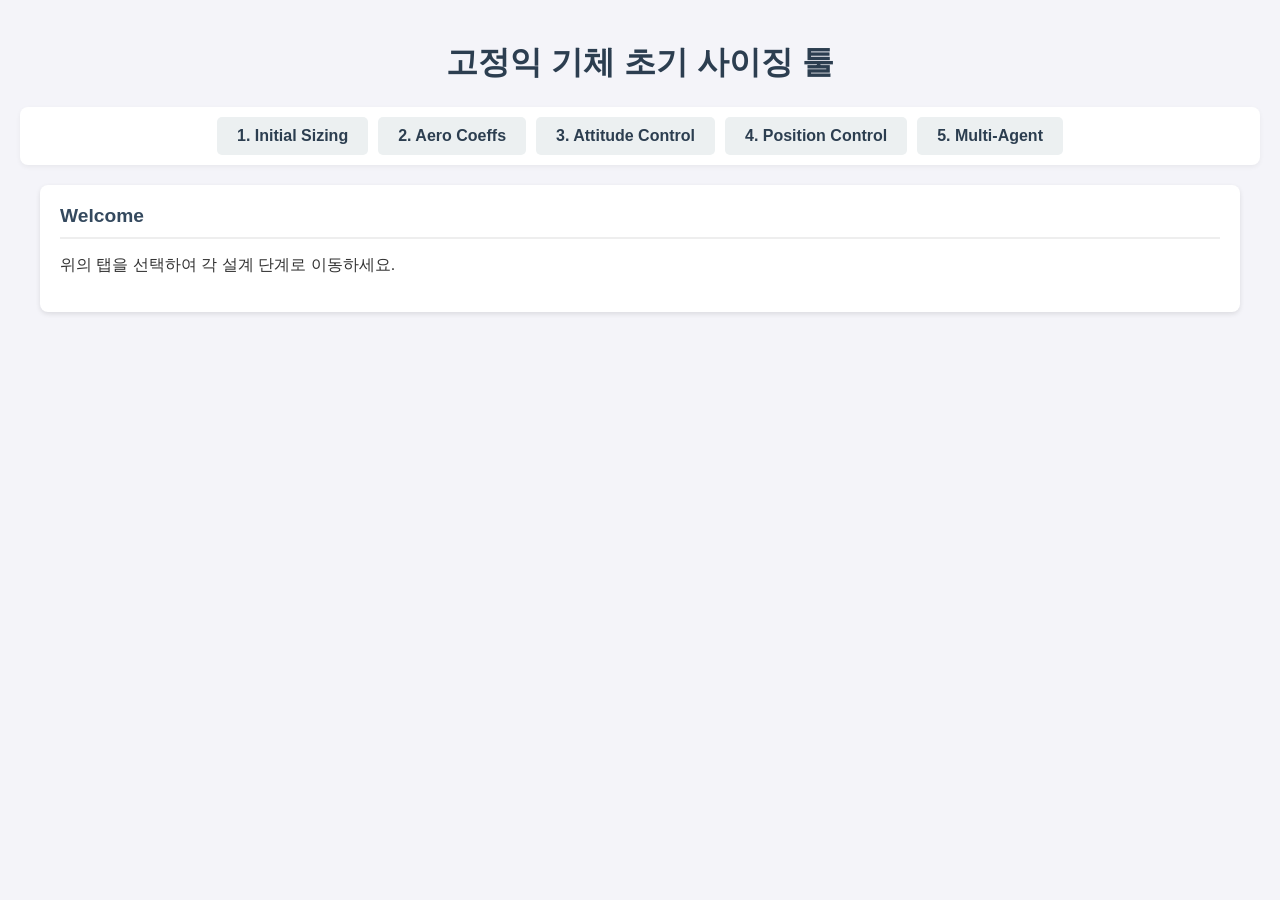
<file: index.html>
<!DOCTYPE html>
<html lang="ko">
<head>
    <meta charset="UTF-8">
    <meta name="viewport" content="width=device-width, initial-scale=1.0">
    <title>Fixed-Wing Aircraft Initial Sizing Tool</title>
    <link rel="stylesheet" href="style.css">
</head>
<body>

    <h1>고정익 기체 초기 사이징 툴</h1>

    <!-- Navigation -->
    <div class="nav-bar">
        <a href="phase1.html" class="nav-btn">1. Initial Sizing</a>
        <a href="phase2.html" class="nav-btn">2. Aero Coeffs</a>
        <a href="phase3.html" class="nav-btn">3. Attitude Control</a>
        <a href="phase4.html" class="nav-btn">4. Position Control</a>
        <a href="phase5.html" class="nav-btn">5. Multi-Agent</a>
    </div>

    <div class="container">
        <div class="panel">
            <h2>Welcome</h2>
            <p>위의 탭을 선택하여 각 설계 단계로 이동하세요.</p>
        </div>
    </div>

    <script src="script.js"></script>
</body>
</html>
</file>
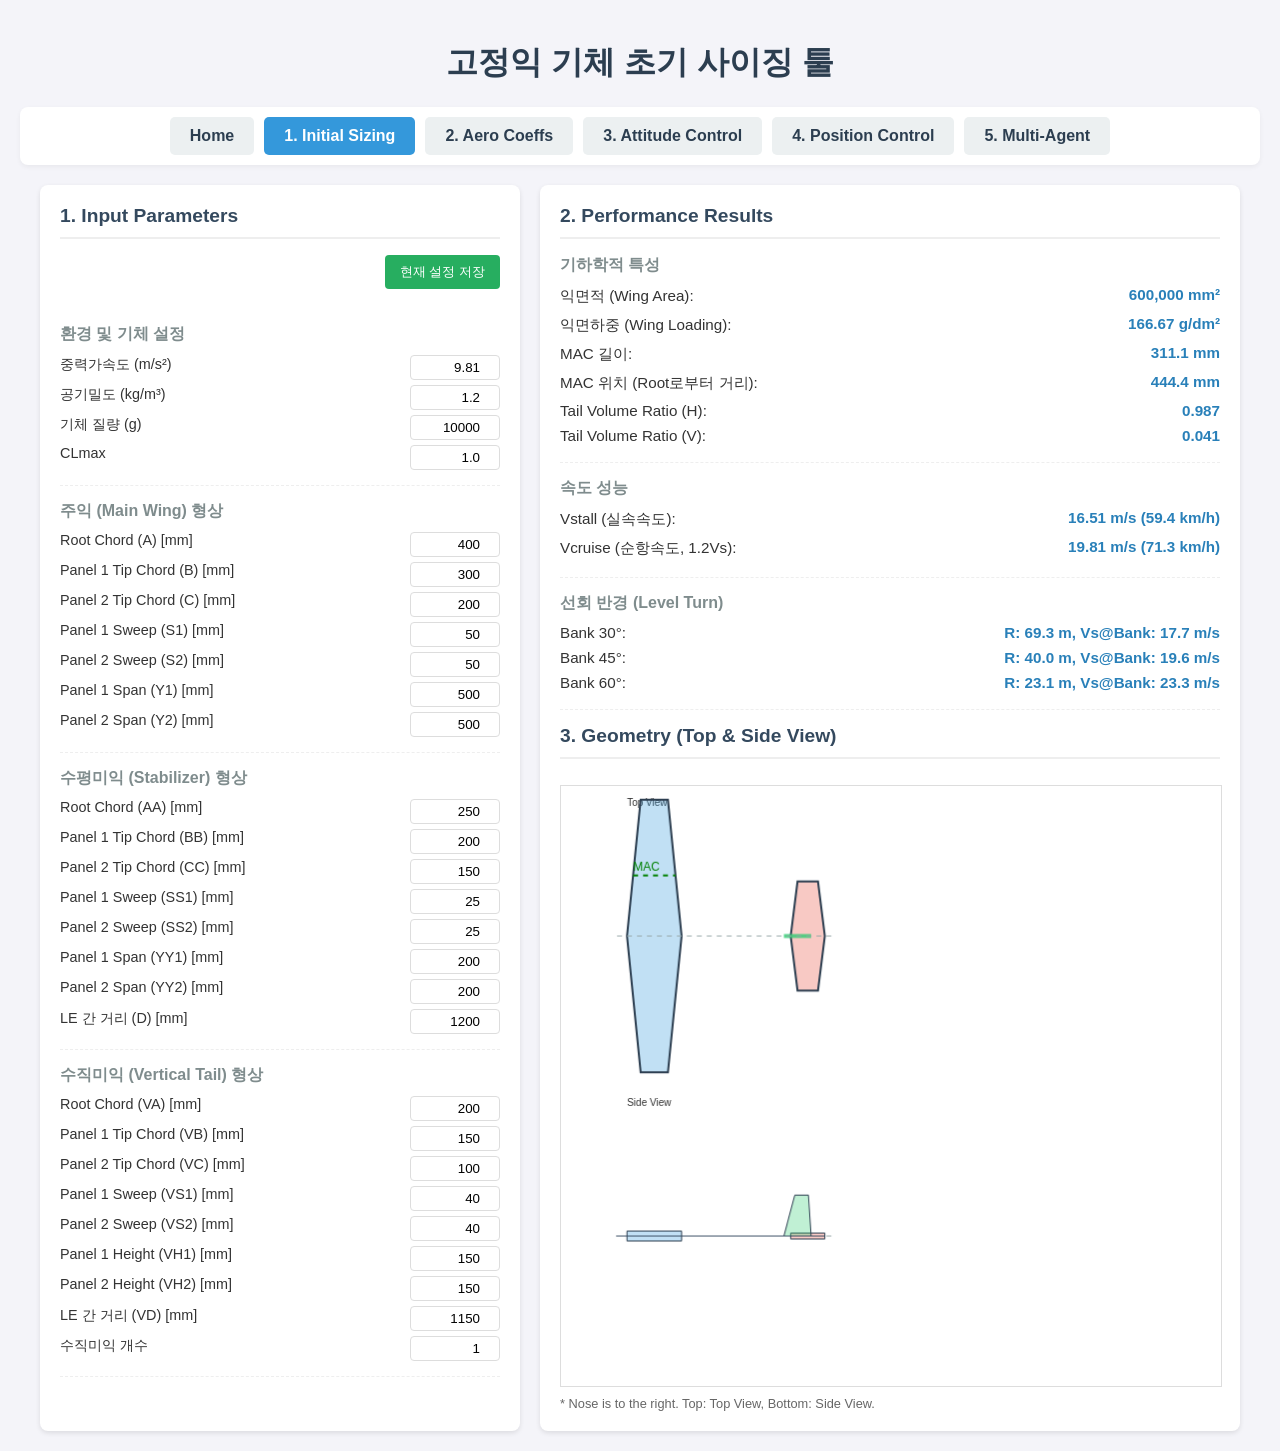
<file: phase1.html>
<!DOCTYPE html>
<html lang="ko">
<head>
    <meta charset="UTF-8">
    <meta name="viewport" content="width=device-width, initial-scale=1.0">
    <title>Phase 1: Initial Sizing</title>
    <link rel="stylesheet" href="style.css">
</head>
<body>
    <h1>고정익 기체 초기 사이징 툴</h1>
    <div class="nav-bar">
        <a href="index.html" class="nav-btn">Home</a>
        <a href="phase1.html" class="nav-btn active">1. Initial Sizing</a>
        <a href="phase2.html" class="nav-btn">2. Aero Coeffs</a>
        <a href="phase3.html" class="nav-btn">3. Attitude Control</a>
        <a href="phase4.html" class="nav-btn">4. Position Control</a>
        <a href="phase5.html" class="nav-btn">5. Multi-Agent</a>
    </div>

    <div class="container">
        <!-- 입력 패널 -->
        <div class="panel">
            <h2>1. Input Parameters</h2>
            
            <div class="action-bar">
                <button class="save-btn" onclick="saveModel()">현재 설정 저장</button>
            </div>
            <div id="savedModelsContainer" class="saved-models"></div>

            <div class="input-group">
                <h3>환경 및 기체 설정</h3>
                <label>중력가속도 (m/s²) <input type="number" id="gravity" value="9.81" step="0.01"></label>
                <label>공기밀도 (kg/m³) <input type="number" id="density" value="1.2" step="0.01"></label>
                <label>기체 질량 (g) <input type="number" id="mass" value="10000" step="10"></label>
                <label>CLmax <input type="number" id="clmax" value="1.0" step="0.1"></label>
            </div>

            <div class="input-group">
                <h3>주익 (Main Wing) 형상</h3>
                <label>Root Chord (A) [mm] <input type="number" id="wingRoot" value="400" step="1"></label>
                <label>Panel 1 Tip Chord (B) [mm] <input type="number" id="wingMid" value="300" step="1"></label>
                <label>Panel 2 Tip Chord (C) [mm] <input type="number" id="wingTip" value="200" step="1"></label>
                <label>Panel 1 Sweep (S1) [mm] <input type="number" id="wingSweep1" value="50" step="1"></label>
                <label>Panel 2 Sweep (S2) [mm] <input type="number" id="wingSweep2" value="50" step="1"></label>
                <label>Panel 1 Span (Y1) [mm] <input type="number" id="wingSpan1" value="500" step="1"></label>
                <label>Panel 2 Span (Y2) [mm] <input type="number" id="wingSpan2" value="500" step="1"></label>
            </div>

            <div class="input-group">
                <h3>수평미익 (Stabilizer) 형상</h3>
                <label>Root Chord (AA) [mm] <input type="number" id="stabRoot" value="250" step="1"></label>
                <label>Panel 1 Tip Chord (BB) [mm] <input type="number" id="stabMid" value="200" step="1"></label>
                <label>Panel 2 Tip Chord (CC) [mm] <input type="number" id="stabTip" value="150" step="1"></label>
                <label>Panel 1 Sweep (SS1) [mm] <input type="number" id="stabSweep1" value="25" step="1"></label>
                <label>Panel 2 Sweep (SS2) [mm] <input type="number" id="stabSweep2" value="25" step="1"></label>
                <label>Panel 1 Span (YY1) [mm] <input type="number" id="stabSpan1" value="200" step="1"></label>
                <label>Panel 2 Span (YY2) [mm] <input type="number" id="stabSpan2" value="200" step="1"></label>
                <label>LE 간 거리 (D) [mm] <input type="number" id="distLE" value="1200" step="1"></label>
            </div>

            <div class="input-group">
                <h3>수직미익 (Vertical Tail) 형상</h3>
                <label>Root Chord (VA) [mm] <input type="number" id="vStabRoot" value="200" step="1"></label>
                <label>Panel 1 Tip Chord (VB) [mm] <input type="number" id="vStabMid" value="150" step="1"></label>
                <label>Panel 2 Tip Chord (VC) [mm] <input type="number" id="vStabTip" value="100" step="1"></label>
                <label>Panel 1 Sweep (VS1) [mm] <input type="number" id="vStabSweep1" value="40" step="1"></label>
                <label>Panel 2 Sweep (VS2) [mm] <input type="number" id="vStabSweep2" value="40" step="1"></label>
                <label>Panel 1 Height (VH1) [mm] <input type="number" id="vStabHeight1" value="150" step="1"></label>
                <label>Panel 2 Height (VH2) [mm] <input type="number" id="vStabHeight2" value="150" step="1"></label>
                <label>LE 간 거리 (VD) [mm] <input type="number" id="vDistLE" value="1150" step="1"></label>
                <label>수직미익 개수 <input type="number" id="vStabCount" value="1" step="1"></label>
            </div>
        </div>

        <!-- 결과 및 형상 패널 -->
        <div class="panel" style="flex: 1.5;">
            <h2>2. Performance Results</h2>
            
            <div class="input-group">
                <h3>기하학적 특성</h3>
                <div class="result-item"><span>익면적 (Wing Area):</span> <span id="resArea" class="result-value">- mm²</span></div>
                <div class="result-item"><span>익면하중 (Wing Loading):</span> <span id="resLoading" class="result-value">- g/dm²</span></div>
                <div class="result-item"><span>MAC 길이:</span> <span id="resMAC" class="result-value">- mm</span></div>
                <div class="result-item"><span>MAC 위치 (Root로부터 거리):</span> <span id="resMACPos" class="result-value">- mm</span></div>
                <div class="result-item"><span>Tail Volume Ratio (H):</span> <span id="resVH" class="result-value">-</span></div>
                <div class="result-item"><span>Tail Volume Ratio (V):</span> <span id="resVV" class="result-value">-</span></div>
            </div>

            <div class="input-group">
                <h3>속도 성능</h3>
                <div class="result-item"><span>Vstall (실속속도):</span> <span id="resVstall" class="result-value">-</span></div>
                <div class="result-item"><span>Vcruise (순항속도, 1.2Vs):</span> <span id="resVcruise" class="result-value">-</span></div>
            </div>

            <div class="input-group">
                <h3>선회 반경 (Level Turn)</h3>
                <div class="result-item"><span>Bank 30°:</span> <span id="resR30" class="result-value">-</span></div>
                <div class="result-item"><span>Bank 45°:</span> <span id="resR45" class="result-value">-</span></div>
                <div class="result-item"><span>Bank 60°:</span> <span id="resR60" class="result-value">-</span></div>
            </div>

            <h2>3. Geometry (Top & Side View)</h2>
            <canvas id="geoCanvas"></canvas>
            <div class="note">* Nose is to the right. Top: Top View, Bottom: Side View.</div>
        </div>
    </div>
    <script src="script.js"></script>
</body>
</html>
</file>
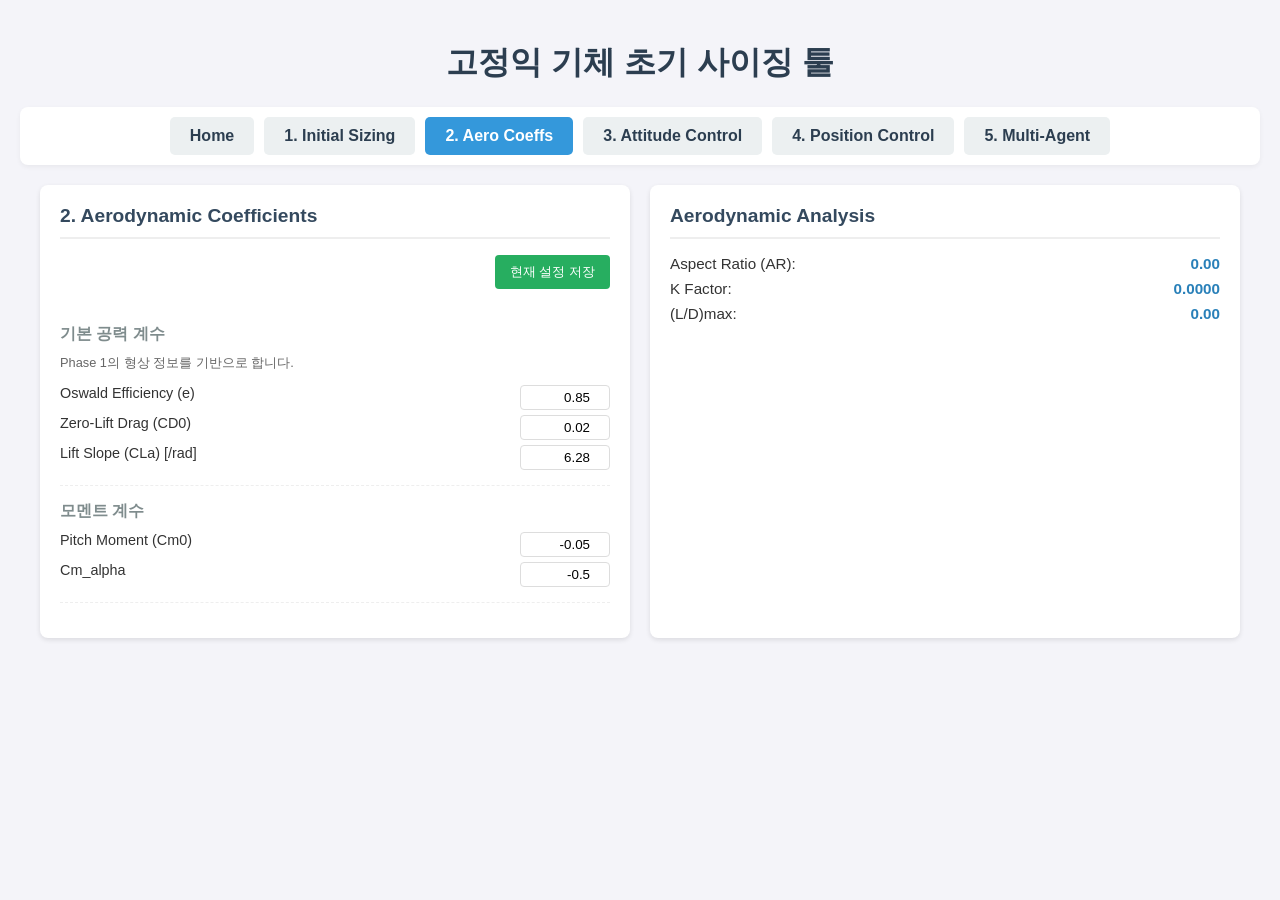
<file: phase2.html>
<!DOCTYPE html>
<html lang="ko">
<head>
    <meta charset="UTF-8">
    <meta name="viewport" content="width=device-width, initial-scale=1.0">
    <title>Phase 2: Aero Coeffs</title>
    <link rel="stylesheet" href="style.css">
</head>
<body>
    <h1>고정익 기체 초기 사이징 툴</h1>
    <div class="nav-bar">
        <a href="index.html" class="nav-btn">Home</a>
        <a href="phase1.html" class="nav-btn">1. Initial Sizing</a>
        <a href="phase2.html" class="nav-btn active">2. Aero Coeffs</a>
        <a href="phase3.html" class="nav-btn">3. Attitude Control</a>
        <a href="phase4.html" class="nav-btn">4. Position Control</a>
        <a href="phase5.html" class="nav-btn">5. Multi-Agent</a>
    </div>

    <div class="container">
        <div class="panel">
            <h2>2. Aerodynamic Coefficients</h2>
            <div class="action-bar">
                <button class="save-btn" onclick="saveModel()">현재 설정 저장</button>
            </div>
            <div id="savedModelsContainer" class="saved-models"></div>
            <div class="input-group">
                <h3>기본 공력 계수</h3>
                <p class="note">Phase 1의 형상 정보를 기반으로 합니다.</p>
                <label>Oswald Efficiency (e) <input type="number" id="aero_e" value="0.85" step="0.01"></label>
                <label>Zero-Lift Drag (CD0) <input type="number" id="aero_cd0" value="0.02" step="0.001"></label>
                <label>Lift Slope (CLa) [/rad] <input type="number" id="aero_cla" value="6.28" step="0.1"></label>
            </div>
            <div class="input-group">
                <h3>모멘트 계수</h3>
                <label>Pitch Moment (Cm0) <input type="number" id="aero_cm0" value="-0.05" step="0.01"></label>
                <label>Cm_alpha <input type="number" id="aero_cma" value="-0.5" step="0.1"></label>
            </div>
        </div>
        <div class="panel">
            <h2>Aerodynamic Analysis</h2>
            <div class="result-item"><span>Aspect Ratio (AR):</span> <span id="resAR" class="result-value">-</span></div>
            <div class="result-item"><span>K Factor:</span> <span id="resK" class="result-value">-</span></div>
            <div class="result-item"><span>(L/D)max:</span> <span id="resLDmax" class="result-value">-</span></div>
        </div>
    </div>
    <script src="script.js"></script>
</body>
</html>
</file>
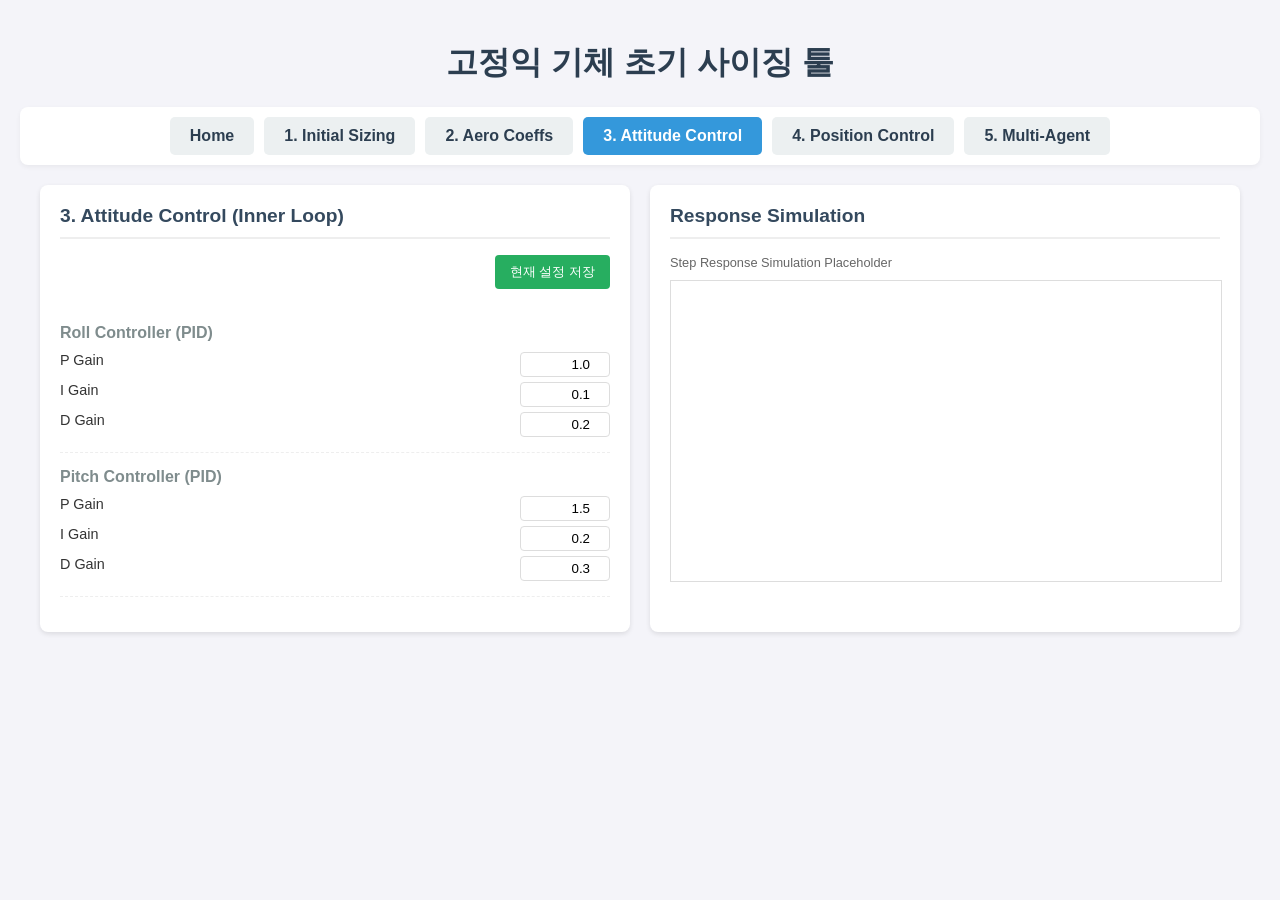
<file: phase3.html>
<!DOCTYPE html>
<html lang="ko">
<head>
    <meta charset="UTF-8">
    <meta name="viewport" content="width=device-width, initial-scale=1.0">
    <title>Phase 3: Attitude Control</title>
    <link rel="stylesheet" href="style.css">
</head>
<body>
    <h1>고정익 기체 초기 사이징 툴</h1>
    <div class="nav-bar">
        <a href="index.html" class="nav-btn">Home</a>
        <a href="phase1.html" class="nav-btn">1. Initial Sizing</a>
        <a href="phase2.html" class="nav-btn">2. Aero Coeffs</a>
        <a href="phase3.html" class="nav-btn active">3. Attitude Control</a>
        <a href="phase4.html" class="nav-btn">4. Position Control</a>
        <a href="phase5.html" class="nav-btn">5. Multi-Agent</a>
    </div>

    <div class="container">
        <div class="panel">
            <h2>3. Attitude Control (Inner Loop)</h2>
            <div class="action-bar">
                <button class="save-btn" onclick="saveModel()">현재 설정 저장</button>
            </div>
            <div id="savedModelsContainer" class="saved-models"></div>

            <div class="input-group">
                <h3>Roll Controller (PID)</h3>
                <label>P Gain <input type="number" id="att_roll_p" value="1.0" step="0.1"></label>
                <label>I Gain <input type="number" id="att_roll_i" value="0.1" step="0.01"></label>
                <label>D Gain <input type="number" id="att_roll_d" value="0.2" step="0.01"></label>
            </div>
            <div class="input-group">
                <h3>Pitch Controller (PID)</h3>
                <label>P Gain <input type="number" id="att_pitch_p" value="1.5" step="0.1"></label>
                <label>I Gain <input type="number" id="att_pitch_i" value="0.2" step="0.01"></label>
                <label>D Gain <input type="number" id="att_pitch_d" value="0.3" step="0.01"></label>
            </div>
        </div>
        <div class="panel">
            <h2>Response Simulation</h2>
            <div class="note">Step Response Simulation Placeholder</div>
            <canvas id="attCanvas" style="height: 300px;"></canvas>
        </div>
    </div>
    <script src="script.js"></script>
</body>
</html>
</file>
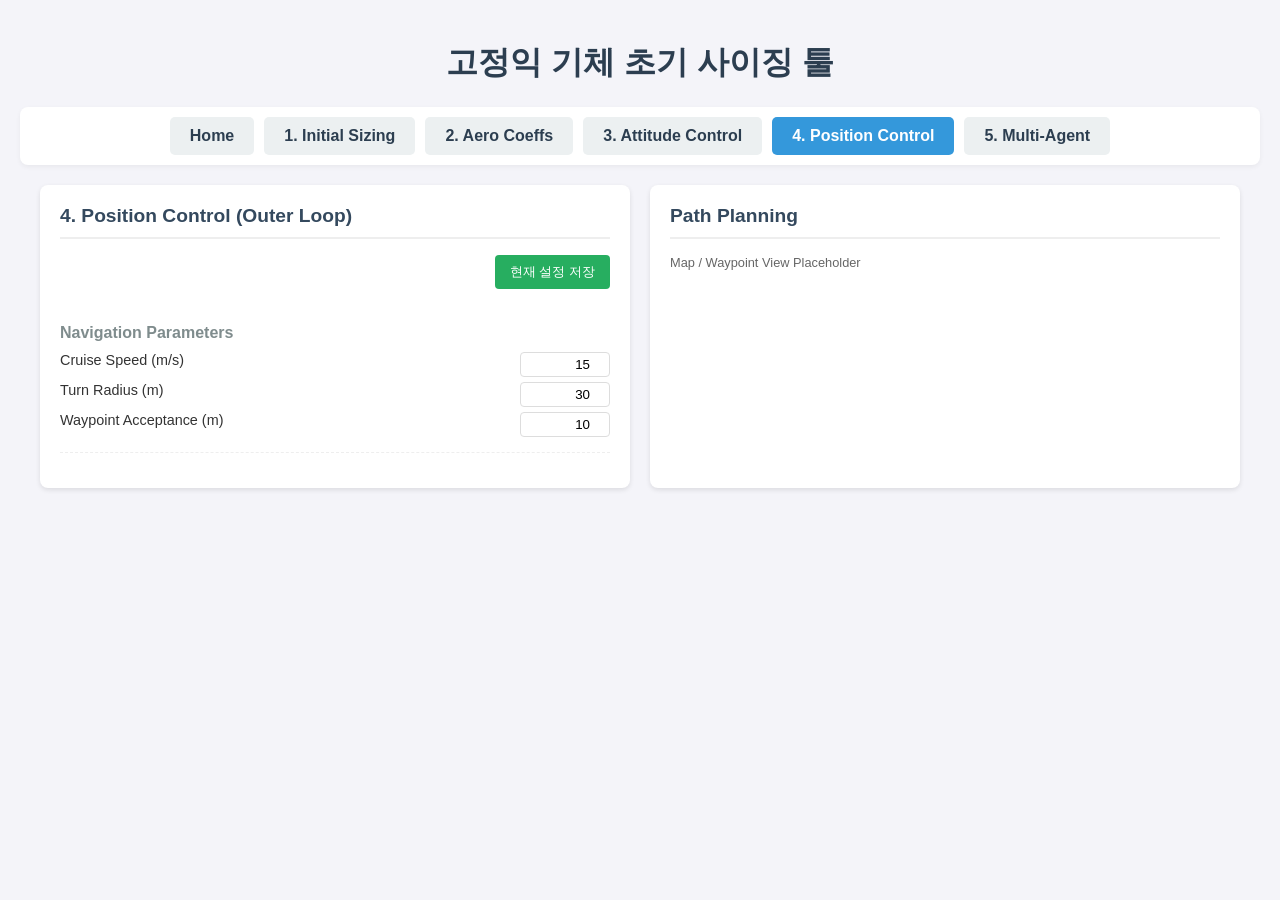
<file: phase4.html>
<!DOCTYPE html>
<html lang="ko">
<head>
    <meta charset="UTF-8">
    <meta name="viewport" content="width=device-width, initial-scale=1.0">
    <title>Phase 4: Position Control</title>
    <link rel="stylesheet" href="style.css">
</head>
<body>
    <h1>고정익 기체 초기 사이징 툴</h1>
    <div class="nav-bar">
        <a href="index.html" class="nav-btn">Home</a>
        <a href="phase1.html" class="nav-btn">1. Initial Sizing</a>
        <a href="phase2.html" class="nav-btn">2. Aero Coeffs</a>
        <a href="phase3.html" class="nav-btn">3. Attitude Control</a>
        <a href="phase4.html" class="nav-btn active">4. Position Control</a>
        <a href="phase5.html" class="nav-btn">5. Multi-Agent</a>
    </div>

    <div class="container">
        <div class="panel">
            <h2>4. Position Control (Outer Loop)</h2>
            <div class="action-bar">
                <button class="save-btn" onclick="saveModel()">현재 설정 저장</button>
            </div>
            <div id="savedModelsContainer" class="saved-models"></div>

            <div class="input-group">
                <h3>Navigation Parameters</h3>
                <label>Cruise Speed (m/s) <input type="number" id="pos_speed" value="15" step="1"></label>
                <label>Turn Radius (m) <input type="number" id="pos_radius" value="30" step="5"></label>
                <label>Waypoint Acceptance (m) <input type="number" id="pos_wp_dist" value="10" step="1"></label>
            </div>
        </div>
        <div class="panel">
            <h2>Path Planning</h2>
            <div class="note">Map / Waypoint View Placeholder</div>
        </div>
    </div>
    <script src="script.js"></script>
</body>
</html>
</file>
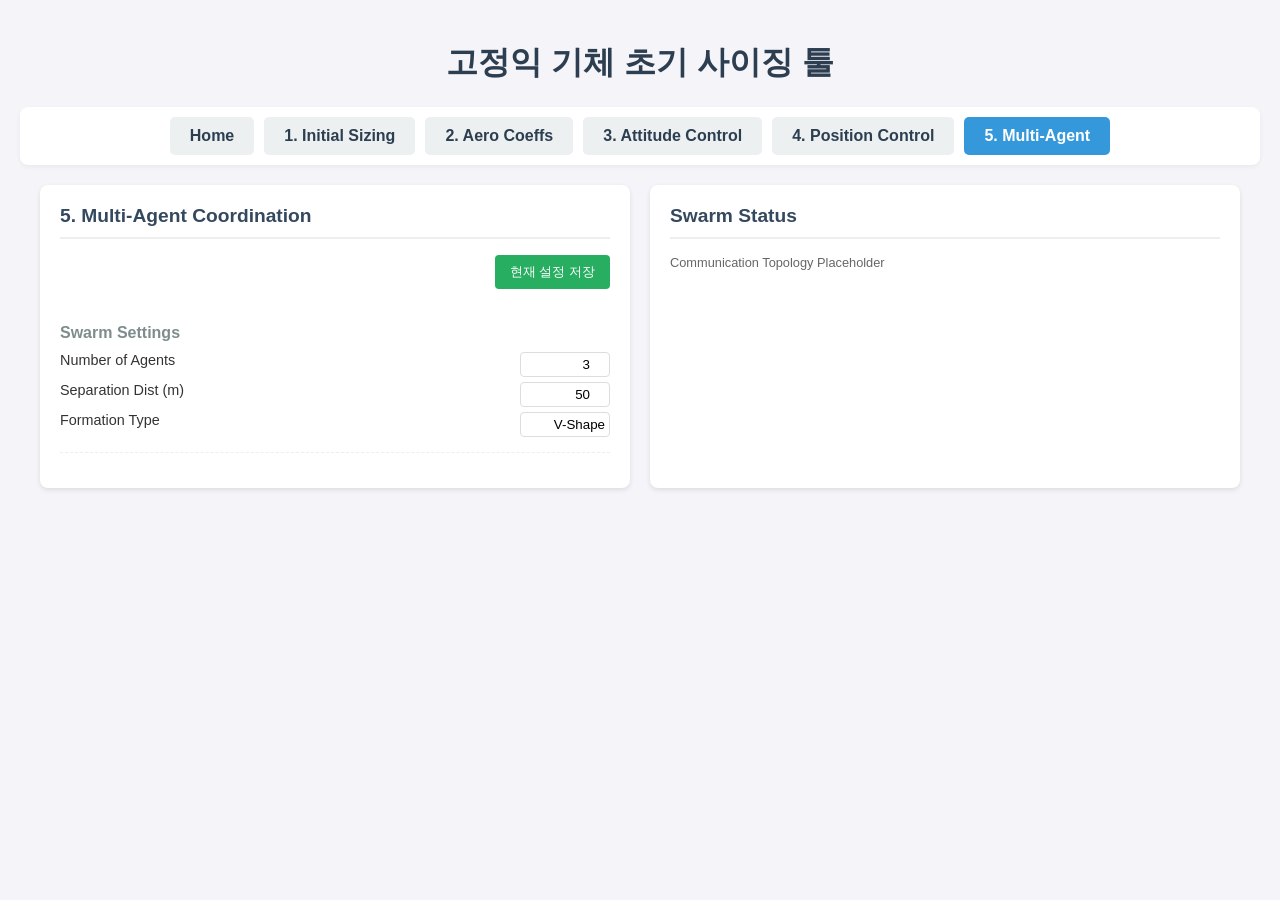
<file: phase5.html>
<!DOCTYPE html>
<html lang="ko">
<head>
    <meta charset="UTF-8">
    <meta name="viewport" content="width=device-width, initial-scale=1.0">
    <title>Phase 5: Multi-Agent</title>
    <link rel="stylesheet" href="style.css">
</head>
<body>
    <h1>고정익 기체 초기 사이징 툴</h1>
    <div class="nav-bar">
        <a href="index.html" class="nav-btn">Home</a>
        <a href="phase1.html" class="nav-btn">1. Initial Sizing</a>
        <a href="phase2.html" class="nav-btn">2. Aero Coeffs</a>
        <a href="phase3.html" class="nav-btn">3. Attitude Control</a>
        <a href="phase4.html" class="nav-btn">4. Position Control</a>
        <a href="phase5.html" class="nav-btn active">5. Multi-Agent</a>
    </div>

    <div class="container">
        <div class="panel">
            <h2>5. Multi-Agent Coordination</h2>
            <div class="action-bar">
                <button class="save-btn" onclick="saveModel()">현재 설정 저장</button>
            </div>
            <div id="savedModelsContainer" class="saved-models"></div>

            <div class="input-group">
                <h3>Swarm Settings</h3>
                <label>Number of Agents <input type="number" id="ma_count" value="3" step="1"></label>
                <label>Separation Dist (m) <input type="number" id="ma_sep" value="50" step="5"></label>
                <label>Formation Type <input type="text" id="ma_form" value="V-Shape" style="width:80px; text-align:right;"></label>
            </div>
        </div>
        <div class="panel">
            <h2>Swarm Status</h2>
            <div class="note">Communication Topology Placeholder</div>
        </div>
    </div>
    <script src="script.js"></script>
</body>
</html>
</file>
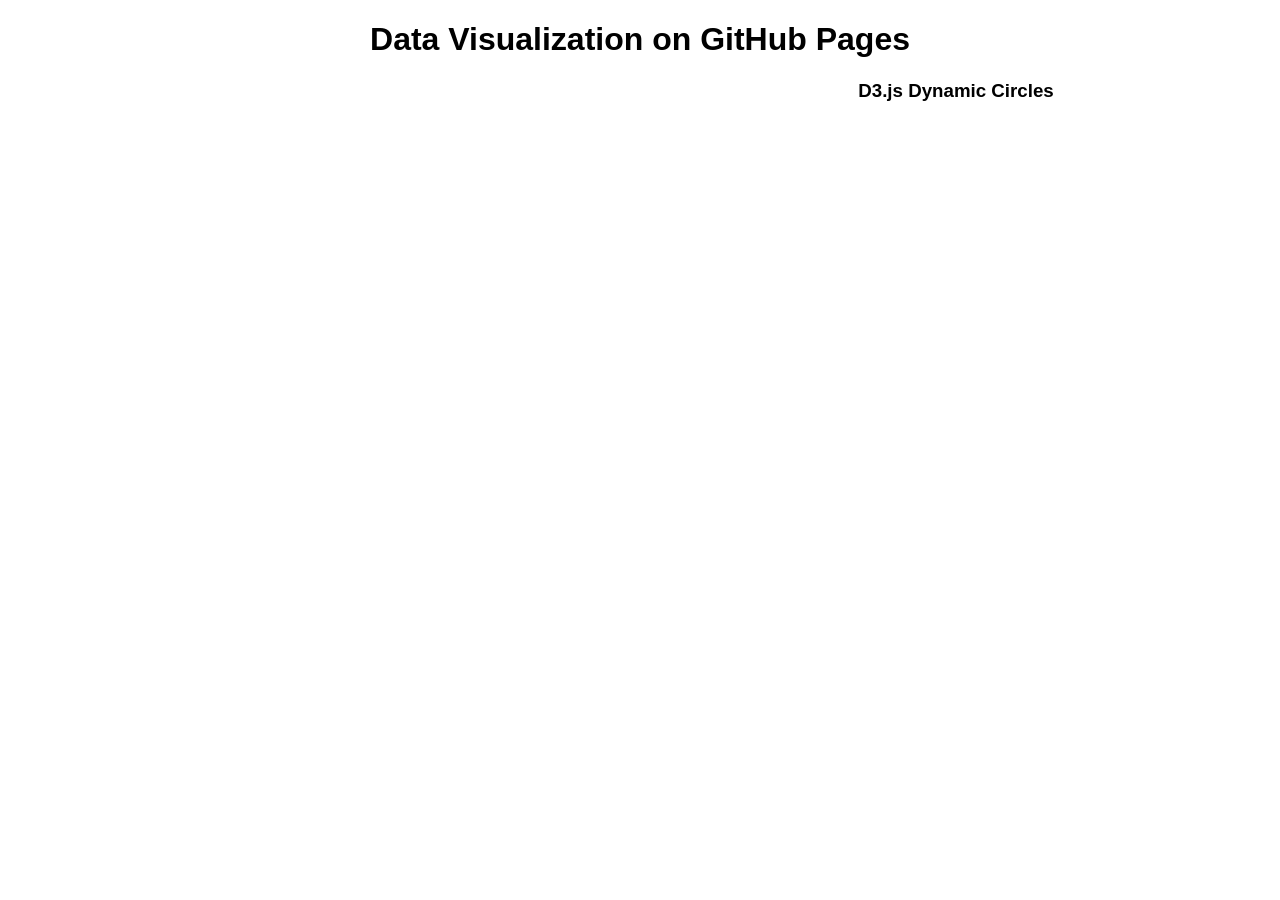
<file: test.html>
<!DOCTYPE html>
<html lang="ko">
<head>
    <meta charset="UTF-8">
    <title>My Visualization Lab</title>
    <script src="https://cdn.plot.ly/plotly-latest.min.js"></script>
    <script src="https://d3js.org/d3.v7.min.js"></script>
    <style>
        body { font-family: sans-serif; text-align: center; }
        .container { display: flex; justify-content: space-around; flex-wrap: wrap; }
        .chart { width: 45%; min-width: 400px; height: 400px; margin-bottom: 50px; }
    </style>
</head>
<body>
    <h1>Data Visualization on GitHub Pages</h1>
    
    <div class="container">
        <div id="plotly-chart" class="chart"></div>
        
        <div id="d3-chart" class="chart">
            <h3 style="margin-top:0;">D3.js Dynamic Circles</h3>
        </div>
    </div>

    <script>
        // 1. Plotly.js 예제: 3D Scatter Plot (고정익 드론 경로 느낌)
        const t = d3.range(0, 10, 0.1);
        const x = t.map(v => Math.cos(v));
        const y = t.map(v => Math.sin(v));
        const z = t;

        const trace = {
            x: x, y: y, z: z,
            mode: 'lines+markers',
            type: 'scatter3d',
            marker: { size: 4, color: z, colorscale: 'Viridis' }
        };

        Plotly.newPlot('plotly-chart', [trace], { title: 'Plotly 3D Path' });

        // 2. D3.js 예제: 간단한 인터랙티브 원형 그래프
        const svg = d3.select("#d3-chart")
            .append("svg")
            .attr("width", "100%")
            .attr("height", "100%");

        const circles = svg.selectAll("circle")
            .data([40, 80, 120, 160])
            .enter()
            .append("circle")
            .attr("cx", (d, i) => (i + 1) * 80)
            .attr("cy", 150)
            .attr("r", d => d / 4)
            .attr("fill", "#69b3a2")
            .on("mouseover", function() {
                d3.select(this).transition().attr("fill", "orange").attr("r", 50);
            })
            .on("mouseout", function(d) {
                d3.select(this).transition().attr("fill", "#69b3a2").attr("r", d => d / 4);
            });
    </script>
</body>
</html>
</file>
<file: style.css>
/* c:\Users\user\ArchiveforObsidian\99_ArchiveObsidian\Z_Code\page_test\style.css */
body {
    font-family: 'Segoe UI', Tahoma, Geneva, Verdana, sans-serif;
    background-color: #f4f4f9;
    color: #333;
    margin: 0;
    padding: 20px;
}
h1 {
    text-align: center;
    color: #2c3e50;
}
.container {
    display: flex;
    flex-wrap: wrap;
    gap: 20px;
    max-width: 1200px;
    margin: 0 auto;
}
.panel {
    background: white;
    padding: 20px;
    border-radius: 8px;
    box-shadow: 0 2px 5px rgba(0,0,0,0.1);
    flex: 1;
    min-width: 300px;
}
.panel h2 {
    border-bottom: 2px solid #eee;
    padding-bottom: 10px;
    margin-top: 0;
    color: #34495e;
    font-size: 1.2em;
}
.input-group {
    margin-bottom: 15px;
    border-bottom: 1px dashed #eee;
    padding-bottom: 10px;
}
.input-group h3 {
    margin: 5px 0 10px 0;
    font-size: 1em;
    color: #7f8c8d;
}
label {
    display: flex;
    justify-content: space-between;
    margin-bottom: 5px;
    font-size: 0.9em;
}
input[type="number"], input[type="text"] {
    width: 80px;
    padding: 4px;
    border: 1px solid #ddd;
    border-radius: 4px;
    text-align: right;
}
.result-item {
    display: flex;
    justify-content: space-between;
    margin-bottom: 8px;
    font-size: 0.95em;
}
.result-value {
    font-weight: bold;
    color: #2980b9;
}
canvas {
    width: 100%;
    height: 600px;
    border: 1px solid #ddd;
    background-color: #fff;
    margin-top: 10px;
}
.note {
    font-size: 0.8em;
    color: #666;
    margin-top: 5px;
}
.saved-models {
    display: flex;
    flex-wrap: wrap;
    gap: 10px;
    margin-bottom: 20px;
}
.model-chip {
    background: #e0e0e0;
    padding: 5px 10px;
    border-radius: 15px;
    font-size: 0.9em;
    display: flex;
    align-items: center;
    gap: 8px;
    cursor: pointer;
    transition: background 0.2s;
    user-select: none;
}
.model-chip:hover {
    background: #d0d0d0;
}
.delete-btn {
    color: #e74c3c;
    font-weight: bold;
    cursor: pointer;
    padding: 0 4px;
}
.delete-btn:hover {
    color: #c0392b;
}
.action-bar {
    margin-bottom: 15px;
    text-align: right;
}
button.save-btn {
    background-color: #27ae60;
    color: white;
    border: none;
    padding: 8px 15px;
    border-radius: 4px;
    cursor: pointer;
}
button.save-btn:hover {
    background-color: #219150;
}
/* Navigation Tabs */
.nav-bar {
    display: flex;
    background: #fff;
    padding: 10px 20px;
    margin-bottom: 20px;
    border-radius: 8px;
    box-shadow: 0 2px 5px rgba(0,0,0,0.05);
    gap: 10px;
    flex-wrap: wrap;
    justify-content: center;
}
.nav-btn {
    padding: 10px 20px;
    border: none;
    background: #ecf0f1;
    color: #2c3e50;
    border-radius: 5px;
    cursor: pointer;
    font-weight: bold;
    transition: all 0.2s;
    text-decoration: none;
    display: inline-block;
}
.nav-btn:hover {
    background: #dfe6e9;
}
.nav-btn.active {
    background: #3498db;
    color: white;
}
</file>
